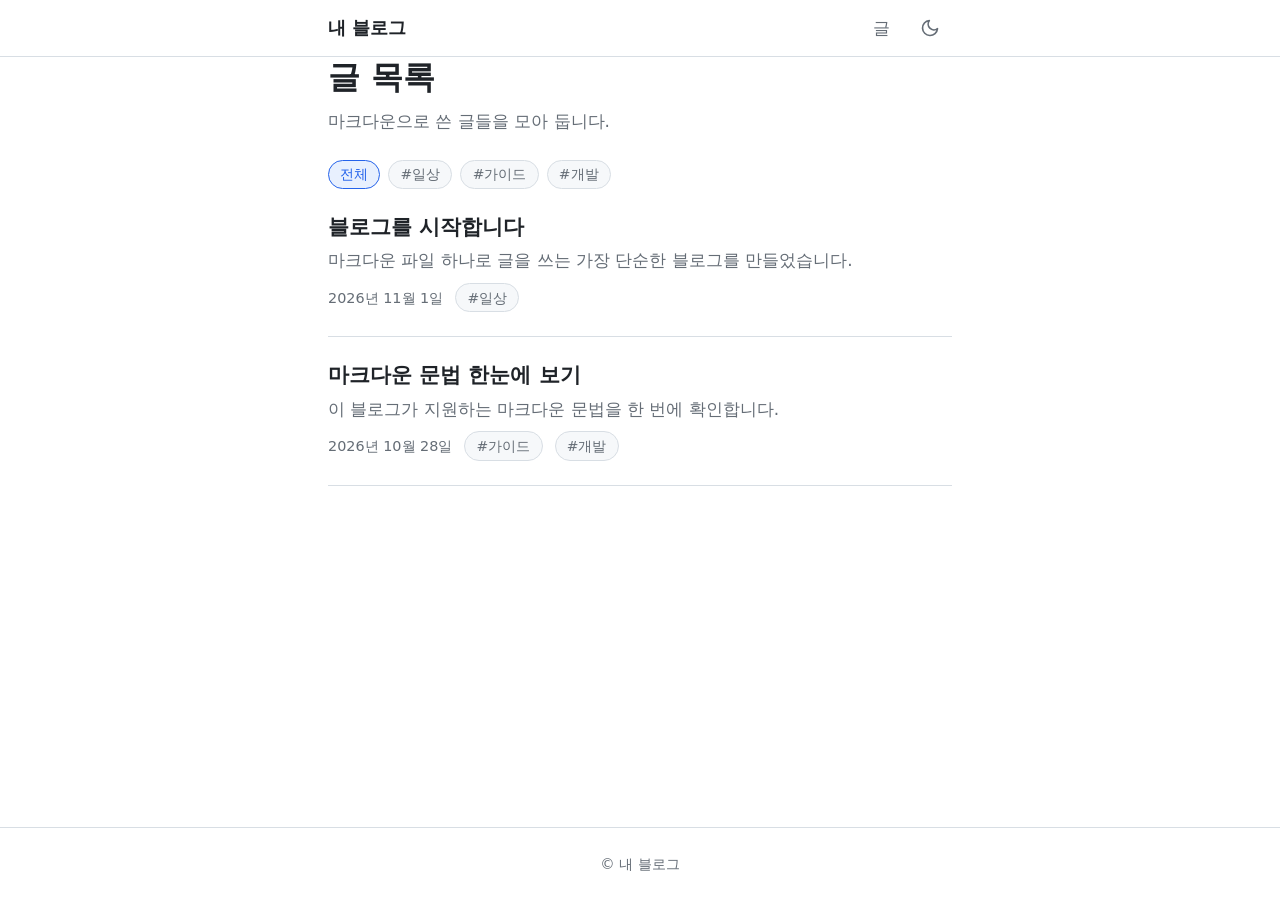
<file: index.html>
<!DOCTYPE html>
<html lang="ko">
<head>
  <meta charset="utf-8">
  <meta name="viewport" content="width=device-width, initial-scale=1">
  <title>내 블로그</title>
  <meta name="description" content="마크다운으로 쓰는 개인 블로그">
  <script>
    // 첫 페인트 전에 테마를 적용해 깜빡임을 막는다
    (function () {
      var t = null;
      try { t = localStorage.getItem('theme'); } catch (e) {}
      if (!t) t = matchMedia('(prefers-color-scheme: dark)').matches ? 'dark' : 'light';
      document.documentElement.setAttribute('data-theme', t);
    })();
  </script>
  <link rel="stylesheet" href="css/base.css">
  <link rel="stylesheet" href="css/layout.css">
  <link rel="stylesheet" href="css/markdown.css">
</head>
<body data-page="index">
  <header class="site-header">
    <div class="container site-header__inner">
      <a class="site-title" href="index.html">내 블로그</a>
      <nav class="site-nav" aria-label="주 메뉴">
        <a href="index.html">글</a>
        <button class="theme-toggle" type="button" aria-label="다크 모드로 전환" aria-pressed="false">
          <svg class="icon-moon" viewBox="0 0 24 24" fill="none" stroke="currentColor" stroke-width="2" stroke-linecap="round" stroke-linejoin="round" aria-hidden="true"><path d="M21 12.8A9 9 0 1 1 11.2 3a7 7 0 0 0 9.8 9.8z"/></svg>
          <svg class="icon-sun" viewBox="0 0 24 24" fill="none" stroke="currentColor" stroke-width="2" stroke-linecap="round" stroke-linejoin="round" aria-hidden="true"><circle cx="12" cy="12" r="4"/><path d="M12 2v2M12 20v2M4.9 4.9l1.4 1.4M17.7 17.7l1.4 1.4M2 12h2M20 12h2M4.9 19.1l1.4-1.4M17.7 6.3l1.4-1.4"/></svg>
        </button>
      </nav>
    </div>
  </header>

  <main class="container">
    <h1 class="page-title">글 목록</h1>
    <p class="page-intro">마크다운으로 쓴 글들을 모아 둡니다.</p>
    <ul class="tag-list" id="tag-list" aria-label="태그 필터"></ul>
    <ul class="post-list" id="post-list">
      <li class="status">불러오는 중…</li>
    </ul>
  </main>

  <footer class="site-footer">
    <div class="container">© 내 블로그</div>
  </footer>

  <script type="module" src="js/theme.js"></script>
  <script type="module" src="js/router.js"></script>
</body>
</html>
</file>
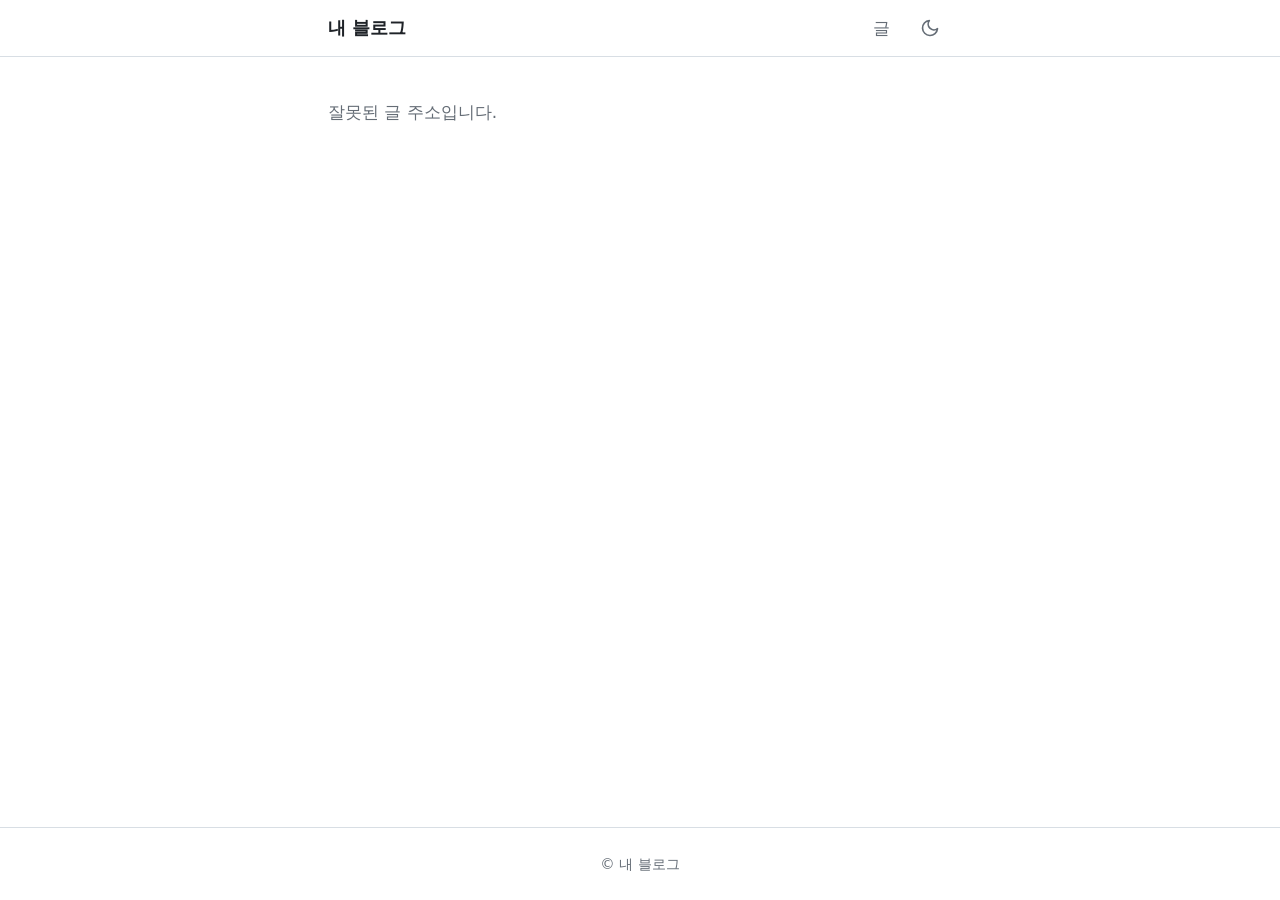
<file: post.html>
<!DOCTYPE html>
<html lang="ko">
<head>
  <meta charset="utf-8">
  <meta name="viewport" content="width=device-width, initial-scale=1">
  <title>글 · 내 블로그</title>
  <script>
    // 첫 페인트 전에 테마를 적용해 깜빡임을 막는다
    (function () {
      var t = null;
      try { t = localStorage.getItem('theme'); } catch (e) {}
      if (!t) t = matchMedia('(prefers-color-scheme: dark)').matches ? 'dark' : 'light';
      document.documentElement.setAttribute('data-theme', t);
    })();
  </script>
  <link rel="stylesheet" href="css/base.css">
  <link rel="stylesheet" href="css/layout.css">
  <link rel="stylesheet" href="css/markdown.css">
</head>
<body data-page="post">
  <header class="site-header">
    <div class="container site-header__inner">
      <a class="site-title" href="index.html">내 블로그</a>
      <nav class="site-nav" aria-label="주 메뉴">
        <a href="index.html">글</a>
        <button class="theme-toggle" type="button" aria-label="다크 모드로 전환" aria-pressed="false">
          <svg class="icon-moon" viewBox="0 0 24 24" fill="none" stroke="currentColor" stroke-width="2" stroke-linecap="round" stroke-linejoin="round" aria-hidden="true"><path d="M21 12.8A9 9 0 1 1 11.2 3a7 7 0 0 0 9.8 9.8z"/></svg>
          <svg class="icon-sun" viewBox="0 0 24 24" fill="none" stroke="currentColor" stroke-width="2" stroke-linecap="round" stroke-linejoin="round" aria-hidden="true"><circle cx="12" cy="12" r="4"/><path d="M12 2v2M12 20v2M4.9 4.9l1.4 1.4M17.7 17.7l1.4 1.4M2 12h2M20 12h2M4.9 19.1l1.4-1.4M17.7 6.3l1.4-1.4"/></svg>
        </button>
      </nav>
    </div>
  </header>

  <main class="container">
    <article id="post">
      <p class="status">불러오는 중…</p>
    </article>
  </main>

  <footer class="site-footer">
    <div class="container">© 내 블로그</div>
  </footer>

  <script type="module" src="js/theme.js"></script>
  <script type="module" src="js/router.js"></script>
</body>
</html>
</file>
<file: css/base.css>
/* 리셋, 색상 변수, 기본 타이포그래피 */

:root {
  color-scheme: light;
  --bg: #ffffff;
  --bg-soft: #f6f8fa;
  --text: #1f2328;
  --muted: #656d76;
  --border: #d8dee4;
  --accent: #2563eb;
  --accent-soft: #e8f0fe;
  --code-bg: #f3f4f6;

  --font-sans: "Pretendard", -apple-system, BlinkMacSystemFont, "Segoe UI", "Noto Sans KR", "Malgun Gothic", system-ui, sans-serif;
  --font-mono: ui-monospace, SFMono-Regular, "D2Coding", Menlo, Consolas, monospace;

  --space-1: 0.5rem;
  --space-2: 1rem;
  --space-3: 1.5rem;
  --space-4: 2.5rem;
  --radius: 8px;
  --content-width: 42rem;
}

/* data-theme가 없을 때(스크립트 미실행)는 OS 설정을 따른다 */
@media (prefers-color-scheme: dark) {
  :root:not([data-theme]) {
    color-scheme: dark;
    --bg: #0f1419;
    --bg-soft: #161b22;
    --text: #e3e8ee;
    --muted: #8b95a1;
    --border: #2b3340;
    --accent: #7aa7ff;
    --accent-soft: #1b2a45;
    --code-bg: #1a2029;
  }
}

:root[data-theme="dark"] {
  color-scheme: dark;
  --bg: #0f1419;
  --bg-soft: #161b22;
  --text: #e3e8ee;
  --muted: #8b95a1;
  --border: #2b3340;
  --accent: #7aa7ff;
  --accent-soft: #1b2a45;
  --code-bg: #1a2029;
}

*,
*::before,
*::after {
  box-sizing: border-box;
}

html {
  -webkit-text-size-adjust: 100%;
  scroll-behavior: smooth;
}

body {
  margin: 0;
  min-height: 100vh;
  display: flex;
  flex-direction: column;
  background: var(--bg);
  color: var(--text);
  font-family: var(--font-sans);
  font-size: 1.0625rem;
  line-height: 1.7;
  word-break: keep-all;
  overflow-wrap: break-word;
  transition: background-color 0.2s, color 0.2s;
}

img {
  max-width: 100%;
  height: auto;
}

a {
  color: var(--accent);
}

button {
  font: inherit;
  color: inherit;
}

:focus-visible {
  outline: 2px solid var(--accent);
  outline-offset: 2px;
  border-radius: 4px;
}

@media (prefers-reduced-motion: reduce) {
  html {
    scroll-behavior: auto;
  }
  body {
    transition: none;
  }
}
</file>
<file: css/layout.css>
/* 헤더, 푸터, 컨테이너, 글 목록 (모바일 우선) */

.container {
  width: 100%;
  max-width: var(--content-width);
  margin: 0 auto;
  padding: 0 var(--space-2);
}

/* 헤더 */
.site-header {
  border-bottom: 1px solid var(--border);
  position: sticky;
  top: 0;
  z-index: 10;
  background: color-mix(in srgb, var(--bg) 88%, transparent);
  backdrop-filter: blur(8px);
}

.site-header__inner {
  display: flex;
  align-items: center;
  justify-content: space-between;
  gap: var(--space-2);
  min-height: 3.5rem;
}

.site-title {
  font-weight: 700;
  font-size: 1.15rem;
  color: var(--text);
  text-decoration: none;
}

.site-nav {
  display: flex;
  align-items: center;
  gap: var(--space-1);
}

.site-nav a {
  color: var(--muted);
  text-decoration: none;
  padding: 0.5rem 0.6rem;
  border-radius: var(--radius);
}

.site-nav a:hover {
  color: var(--text);
  background: var(--bg-soft);
}

.theme-toggle {
  display: inline-flex;
  align-items: center;
  justify-content: center;
  width: 44px;
  height: 44px;
  background: none;
  border: none;
  border-radius: var(--radius);
  cursor: pointer;
  color: var(--muted);
}

.theme-toggle:hover {
  color: var(--text);
  background: var(--bg-soft);
}

.theme-toggle svg {
  width: 20px;
  height: 20px;
}

.theme-toggle .icon-sun {
  display: none;
}

:root[data-theme="dark"] .theme-toggle .icon-sun {
  display: block;
}

:root[data-theme="dark"] .theme-toggle .icon-moon {
  display: none;
}

/* 본문 영역 */
main {
  flex: 1;
  padding: var(--space-4) 0;
}

.page-title {
  font-size: 1.6rem;
  line-height: 1.3;
  margin: 0 0 var(--space-1);
}

.page-intro {
  color: var(--muted);
  margin: 0 0 var(--space-3);
}

/* 태그 필터 */
.tag-list {
  display: flex;
  flex-wrap: wrap;
  gap: 0.5rem;
  margin: 0 0 var(--space-3);
  padding: 0;
  list-style: none;
}

.tag {
  display: inline-block;
  padding: 0.15rem 0.7rem;
  font-size: 0.875rem;
  line-height: 1.6;
  color: var(--muted);
  background: var(--bg-soft);
  border: 1px solid var(--border);
  border-radius: 999px;
  text-decoration: none;
}

a.tag:hover,
.tag.is-active {
  color: var(--accent);
  background: var(--accent-soft);
  border-color: var(--accent);
}

/* 글 목록 */
.post-list {
  list-style: none;
  margin: 0;
  padding: 0;
}

.post-item {
  padding: var(--space-3) 0;
  border-bottom: 1px solid var(--border);
}

.post-item:first-child {
  padding-top: 0;
}

.post-item__title {
  margin: 0 0 0.25rem;
  font-size: 1.3rem;
  line-height: 1.4;
}

.post-item__title a {
  color: var(--text);
  text-decoration: none;
}

.post-item__title a:hover {
  color: var(--accent);
}

.post-item__summary {
  margin: 0.25rem 0 0.5rem;
  color: var(--muted);
}

.post-meta {
  display: flex;
  flex-wrap: wrap;
  align-items: center;
  gap: 0.25rem 0.75rem;
  font-size: 0.9rem;
  color: var(--muted);
}

/* 글 상세 */
.post-header {
  margin-bottom: var(--space-4);
}

.post-header h1 {
  font-size: 1.9rem;
  line-height: 1.3;
  margin: 0 0 var(--space-1);
}

.back-link {
  display: inline-block;
  margin-top: var(--space-4);
  padding: 0.5rem 0;
  text-decoration: none;
}

.back-link:hover {
  text-decoration: underline;
}

.status {
  color: var(--muted);
  padding: var(--space-3) 0;
}

/* 푸터 */
.site-footer {
  border-top: 1px solid var(--border);
  padding: var(--space-3) 0;
  color: var(--muted);
  font-size: 0.9rem;
  text-align: center;
}

/* 태블릿 이상 */
@media (min-width: 600px) {
  .container {
    padding: 0 var(--space-3);
  }

  .page-title {
    font-size: 2rem;
  }

  .post-header h1 {
    font-size: 2.3rem;
  }
}

@media (min-width: 900px) {
  main {
    padding: 4rem 0;
  }
}
</file>
<file: css/markdown.css>
/* 마크다운 본문(.prose) 스타일 */

.prose > :first-child {
  margin-top: 0;
}

.prose h1,
.prose h2,
.prose h3,
.prose h4,
.prose h5,
.prose h6 {
  line-height: 1.35;
  margin: 2.2em 0 0.6em;
  scroll-margin-top: 5rem;
}

.prose h1 { font-size: 1.8rem; }
.prose h2 { font-size: 1.5rem; padding-bottom: 0.3em; border-bottom: 1px solid var(--border); }
.prose h3 { font-size: 1.25rem; }
.prose h4,
.prose h5,
.prose h6 { font-size: 1.05rem; }

.prose p,
.prose ul,
.prose ol,
.prose blockquote,
.prose pre,
.prose table {
  margin: 0 0 1.2em;
}

.prose ul,
.prose ol {
  padding-left: 1.5em;
}

.prose li {
  margin: 0.25em 0;
}

.prose li > ul,
.prose li > ol {
  margin: 0.25em 0;
}

.prose a {
  text-underline-offset: 0.2em;
}

.prose blockquote {
  padding: 0.2em 1em;
  color: var(--muted);
  border-left: 4px solid var(--border);
  background: var(--bg-soft);
  border-radius: 0 var(--radius) var(--radius) 0;
}

.prose blockquote > :last-child {
  margin-bottom: 0;
}

.prose code {
  font-family: var(--font-mono);
  font-size: 0.88em;
  padding: 0.15em 0.4em;
  background: var(--code-bg);
  border-radius: 4px;
  word-break: break-all;
}

.prose pre {
  padding: 1em;
  overflow-x: auto;
  background: var(--code-bg);
  border: 1px solid var(--border);
  border-radius: var(--radius);
  line-height: 1.55;
  -webkit-overflow-scrolling: touch;
}

.prose pre code {
  padding: 0;
  background: none;
  font-size: 0.88rem;
  word-break: normal;
  white-space: pre;
}

.prose hr {
  margin: 2.5em 0;
  border: none;
  border-top: 1px solid var(--border);
}

.prose img {
  display: block;
  margin: 1.5em auto;
  border-radius: var(--radius);
}

/* 표: 좁은 화면에서는 표 자체가 가로 스크롤 */
.prose table {
  display: block;
  width: 100%;
  overflow-x: auto;
  border-collapse: collapse;
  font-size: 0.95rem;
}

.prose th,
.prose td {
  padding: 0.5em 0.9em;
  border: 1px solid var(--border);
  white-space: nowrap;
}

.prose th {
  background: var(--bg-soft);
  text-align: left;
}

.prose del {
  color: var(--muted);
}

@media (min-width: 600px) {
  .prose h1 { font-size: 2rem; }
  .prose h2 { font-size: 1.65rem; }
}
</file>
